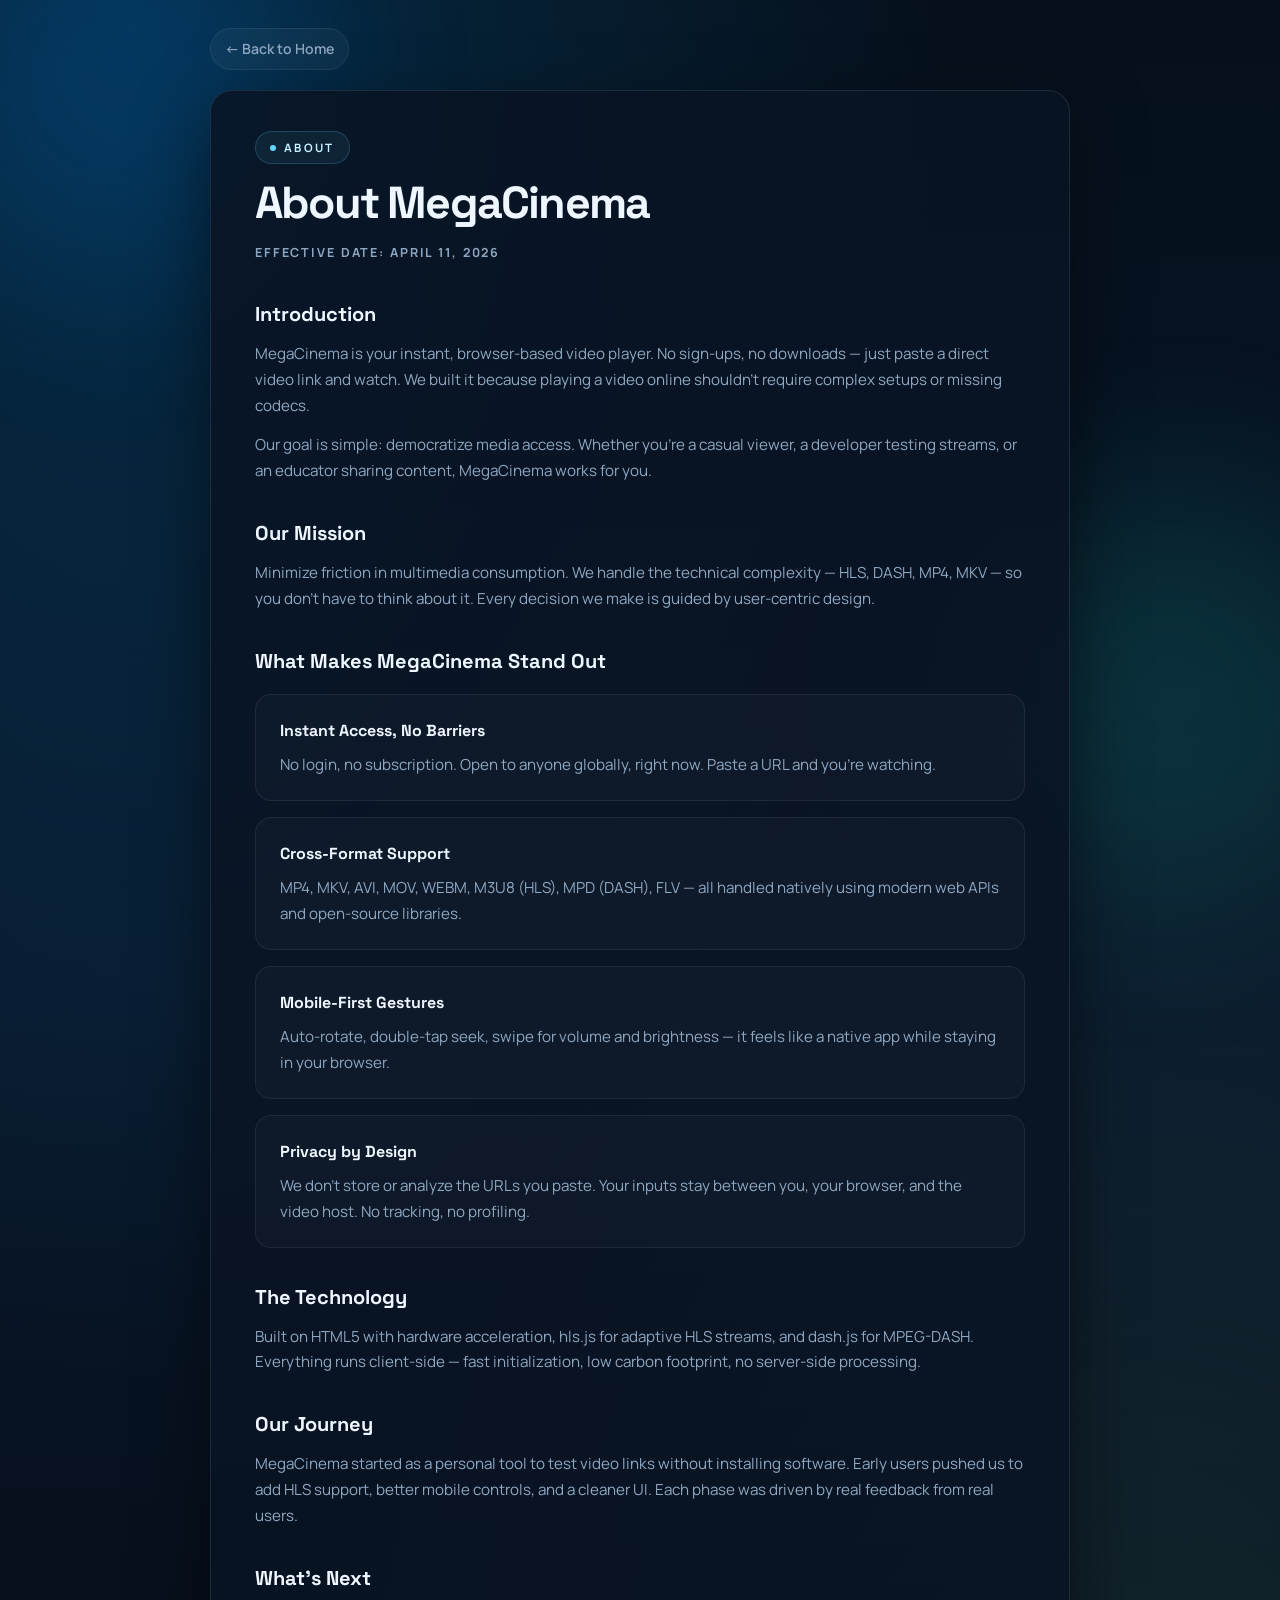
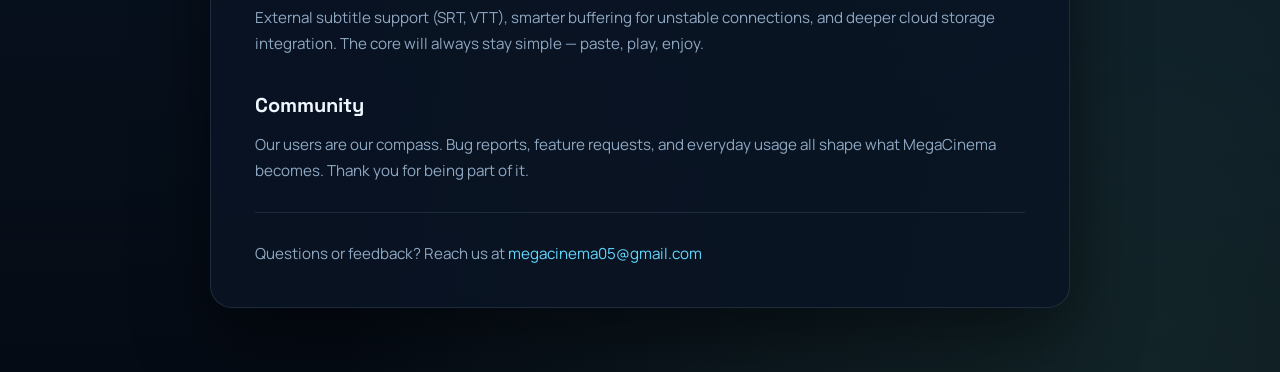
<file: about.html>
<!DOCTYPE html>
<html lang="en">
<head>
  <meta charset="UTF-8">
  <meta name="viewport" content="width=device-width, initial-scale=1.0">
  <title>About - MegaCinema</title>
  <link rel="preconnect" href="https://fonts.googleapis.com">
  <link rel="preconnect" href="https://fonts.gstatic.com" crossorigin>
  <link href="https://fonts.googleapis.com/css2?family=Space+Grotesk:wght@700&family=Manrope:wght@400;600;700&display=swap" rel="stylesheet">
  <link rel="stylesheet" href="pages.css">
</head>
<body>
  <div class="page-wrap">
    <a href="index.html" class="back-link">← Back to Home</a>

    <section class="page-section">
      <div class="eyebrow">About</div>
      <h1>About MegaCinema</h1>
      <span class="date-tag">Effective Date: April 11, 2026</span>

      <h2>Introduction</h2>
      <p>MegaCinema is your instant, browser-based video player. No sign-ups, no downloads — just paste a direct video link and watch. We built it because playing a video online shouldn't require complex setups or missing codecs.</p>
      <p>Our goal is simple: democratize media access. Whether you're a casual viewer, a developer testing streams, or an educator sharing content, MegaCinema works for you.</p>

      <h2>Our Mission</h2>
      <p>Minimize friction in multimedia consumption. We handle the technical complexity — HLS, DASH, MP4, MKV — so you don't have to think about it. Every decision we make is guided by user-centric design.</p>

      <h2>What Makes MegaCinema Stand Out</h2>

      <div class="block">
        <h3>Instant Access, No Barriers</h3>
        <p>No login, no subscription. Open to anyone globally, right now. Paste a URL and you're watching.</p>
      </div>

      <div class="block">
        <h3>Cross-Format Support</h3>
        <p>MP4, MKV, AVI, MOV, WEBM, M3U8 (HLS), MPD (DASH), FLV — all handled natively using modern web APIs and open-source libraries.</p>
      </div>

      <div class="block">
        <h3>Mobile-First Gestures</h3>
        <p>Auto-rotate, double-tap seek, swipe for volume and brightness — it feels like a native app while staying in your browser.</p>
      </div>

      <div class="block">
        <h3>Privacy by Design</h3>
        <p>We don't store or analyze the URLs you paste. Your inputs stay between you, your browser, and the video host. No tracking, no profiling.</p>
      </div>

      <h2>The Technology</h2>
      <p>Built on HTML5 with hardware acceleration, hls.js for adaptive HLS streams, and dash.js for MPEG-DASH. Everything runs client-side — fast initialization, low carbon footprint, no server-side processing.</p>

      <h2>Our Journey</h2>
      <p>MegaCinema started as a personal tool to test video links without installing software. Early users pushed us to add HLS support, better mobile controls, and a cleaner UI. Each phase was driven by real feedback from real users.</p>

      <h2>What's Next</h2>
      <p>External subtitle support (SRT, VTT), smarter buffering for unstable connections, and deeper cloud storage integration. The core will always stay simple — paste, play, enjoy.</p>

      <h2>Community</h2>
      <p>Our users are our compass. Bug reports, feature requests, and everyday usage all shape what MegaCinema becomes. Thank you for being part of it.</p>

      <hr>
      <p>Questions or feedback? Reach us at <a href="mailto:megacinema05@gmail.com">megacinema05@gmail.com</a></p>
    </section>
  </div>
</body>
</html>
</file>
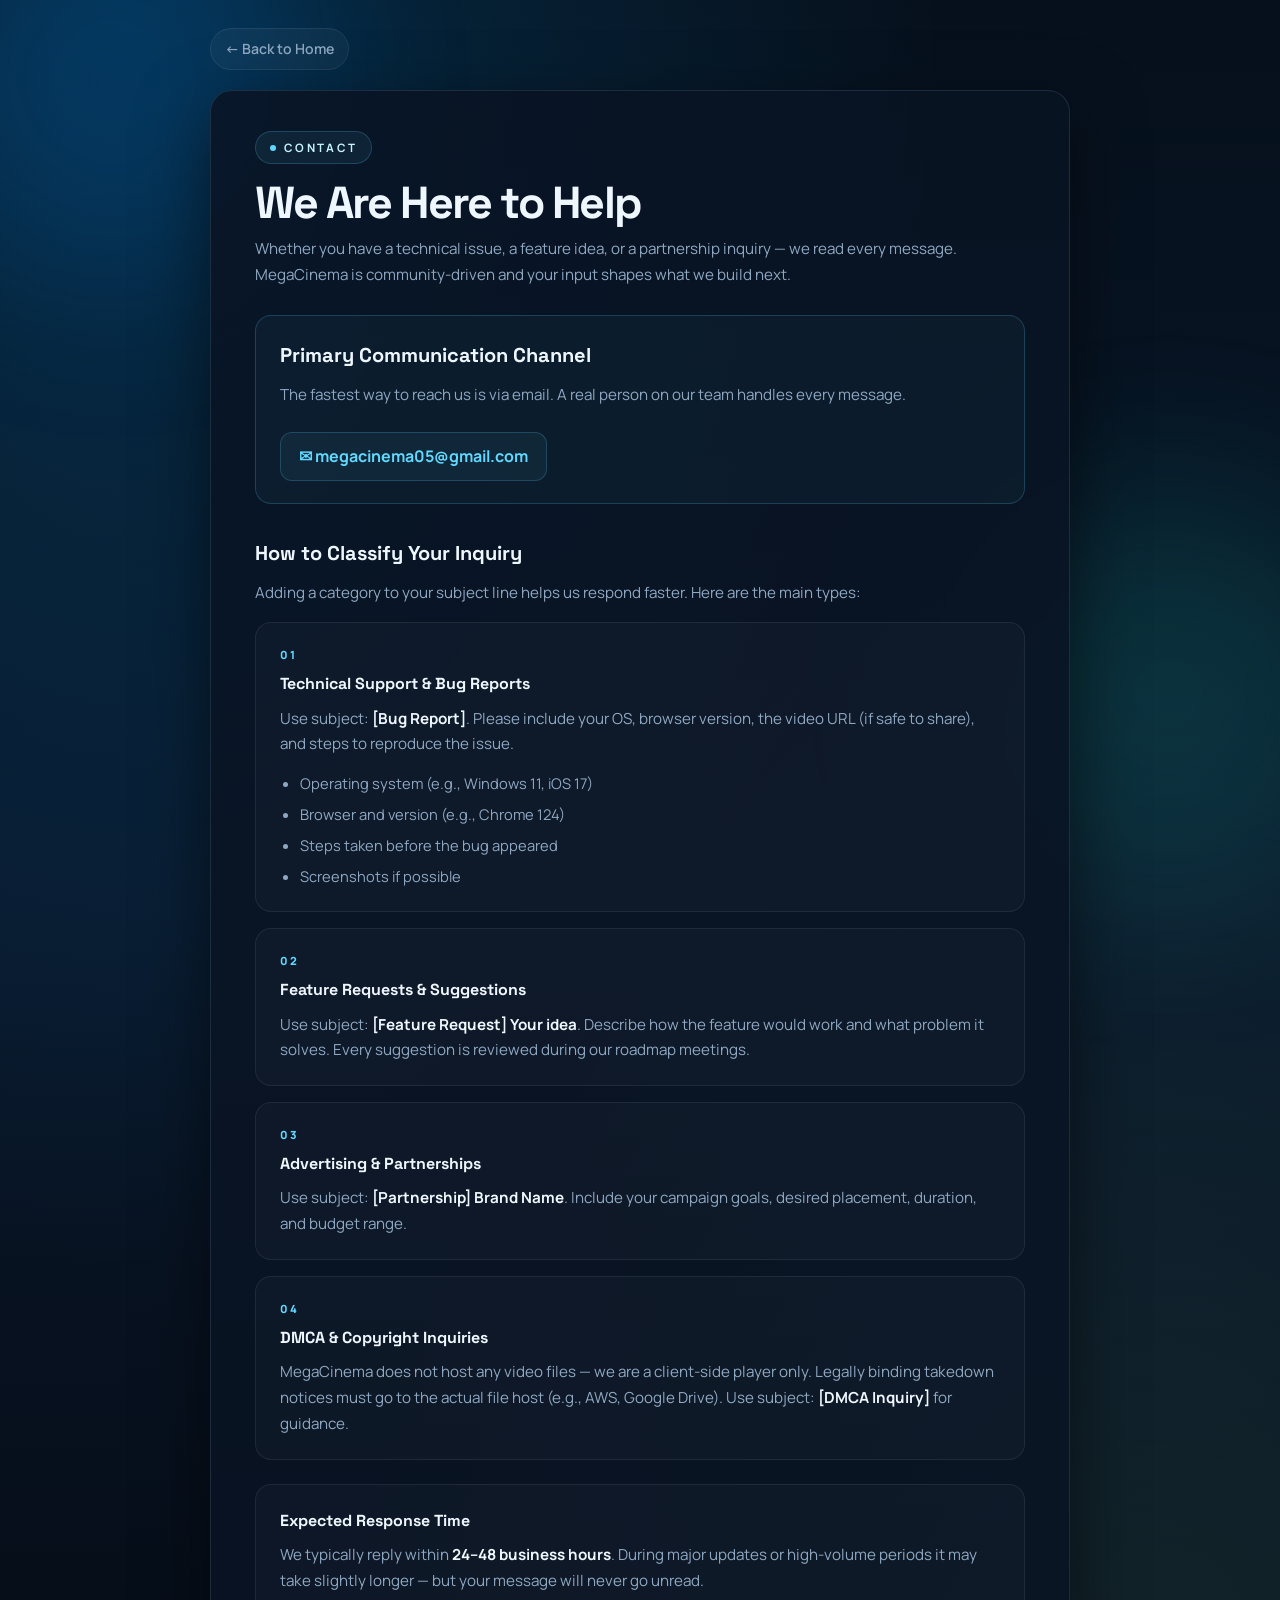
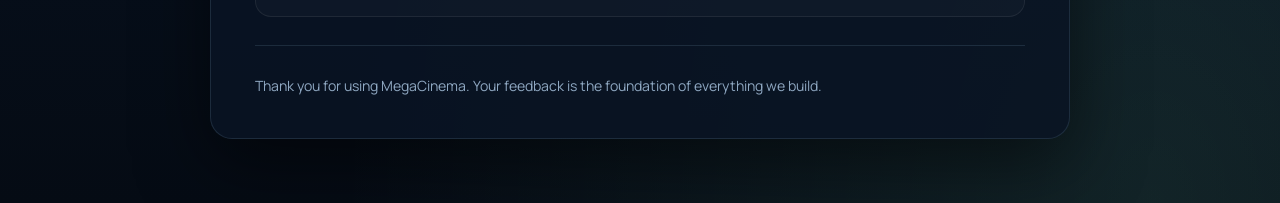
<file: contact.html>
<!DOCTYPE html>
<html lang="en">
<head>
  <meta charset="UTF-8">
  <meta name="viewport" content="width=device-width, initial-scale=1.0">
  <title>Contact Us - MegaCinema</title>
  <link rel="preconnect" href="https://fonts.googleapis.com">
  <link rel="preconnect" href="https://fonts.gstatic.com" crossorigin>
  <link href="https://fonts.googleapis.com/css2?family=Space+Grotesk:wght@700&family=Manrope:wght@400;600;700&display=swap" rel="stylesheet">
  <link rel="stylesheet" href="pages.css">
</head>
<body>
  <div class="page-wrap">
    <a href="index.html" class="back-link">← Back to Home</a>

    <section class="page-section">
      <div class="eyebrow">Contact</div>
      <h1>We Are Here to Help</h1>
      <p>Whether you have a technical issue, a feature idea, or a partnership inquiry — we read every message. MegaCinema is community-driven and your input shapes what we build next.</p>

      <div class="block block-accent" style="margin-top:28px">
        <h2 style="margin-top:0">Primary Communication Channel</h2>
        <p>The fastest way to reach us is via email. A real person on our team handles every message.</p>
        <a href="mailto:megacinema05@gmail.com" class="email-link">✉ megacinema05@gmail.com</a>
      </div>

      <h2>How to Classify Your Inquiry</h2>
      <p>Adding a category to your subject line helps us respond faster. Here are the main types:</p>

      <div class="block">
        <div class="block-num">01</div>
        <h3>Technical Support & Bug Reports</h3>
        <p>Use subject: <strong style="color:var(--text)">[Bug Report]</strong>. Please include your OS, browser version, the video URL (if safe to share), and steps to reproduce the issue.</p>
        <ul>
          <li>Operating system (e.g., Windows 11, iOS 17)</li>
          <li>Browser and version (e.g., Chrome 124)</li>
          <li>Steps taken before the bug appeared</li>
          <li>Screenshots if possible</li>
        </ul>
      </div>

      <div class="block">
        <div class="block-num">02</div>
        <h3>Feature Requests & Suggestions</h3>
        <p>Use subject: <strong style="color:var(--text)">[Feature Request] Your idea</strong>. Describe how the feature would work and what problem it solves. Every suggestion is reviewed during our roadmap meetings.</p>
      </div>

      <div class="block">
        <div class="block-num">03</div>
        <h3>Advertising & Partnerships</h3>
        <p>Use subject: <strong style="color:var(--text)">[Partnership] Brand Name</strong>. Include your campaign goals, desired placement, duration, and budget range.</p>
      </div>

      <div class="block">
        <div class="block-num">04</div>
        <h3>DMCA & Copyright Inquiries</h3>
        <p>MegaCinema does not host any video files — we are a client-side player only. Legally binding takedown notices must go to the actual file host (e.g., AWS, Google Drive). Use subject: <strong style="color:var(--text)">[DMCA Inquiry]</strong> for guidance.</p>
      </div>

      <div class="block" style="margin-top:24px">
        <h3>Expected Response Time</h3>
        <p>We typically reply within <strong style="color:var(--text)">24–48 business hours</strong>. During major updates or high-volume periods it may take slightly longer — but your message will never go unread.</p>
      </div>

      <hr>
      <p style="font-size:0.88rem">Thank you for using MegaCinema. Your feedback is the foundation of everything we build.</p>
    </section>
  </div>
</body>
</html>
</file>
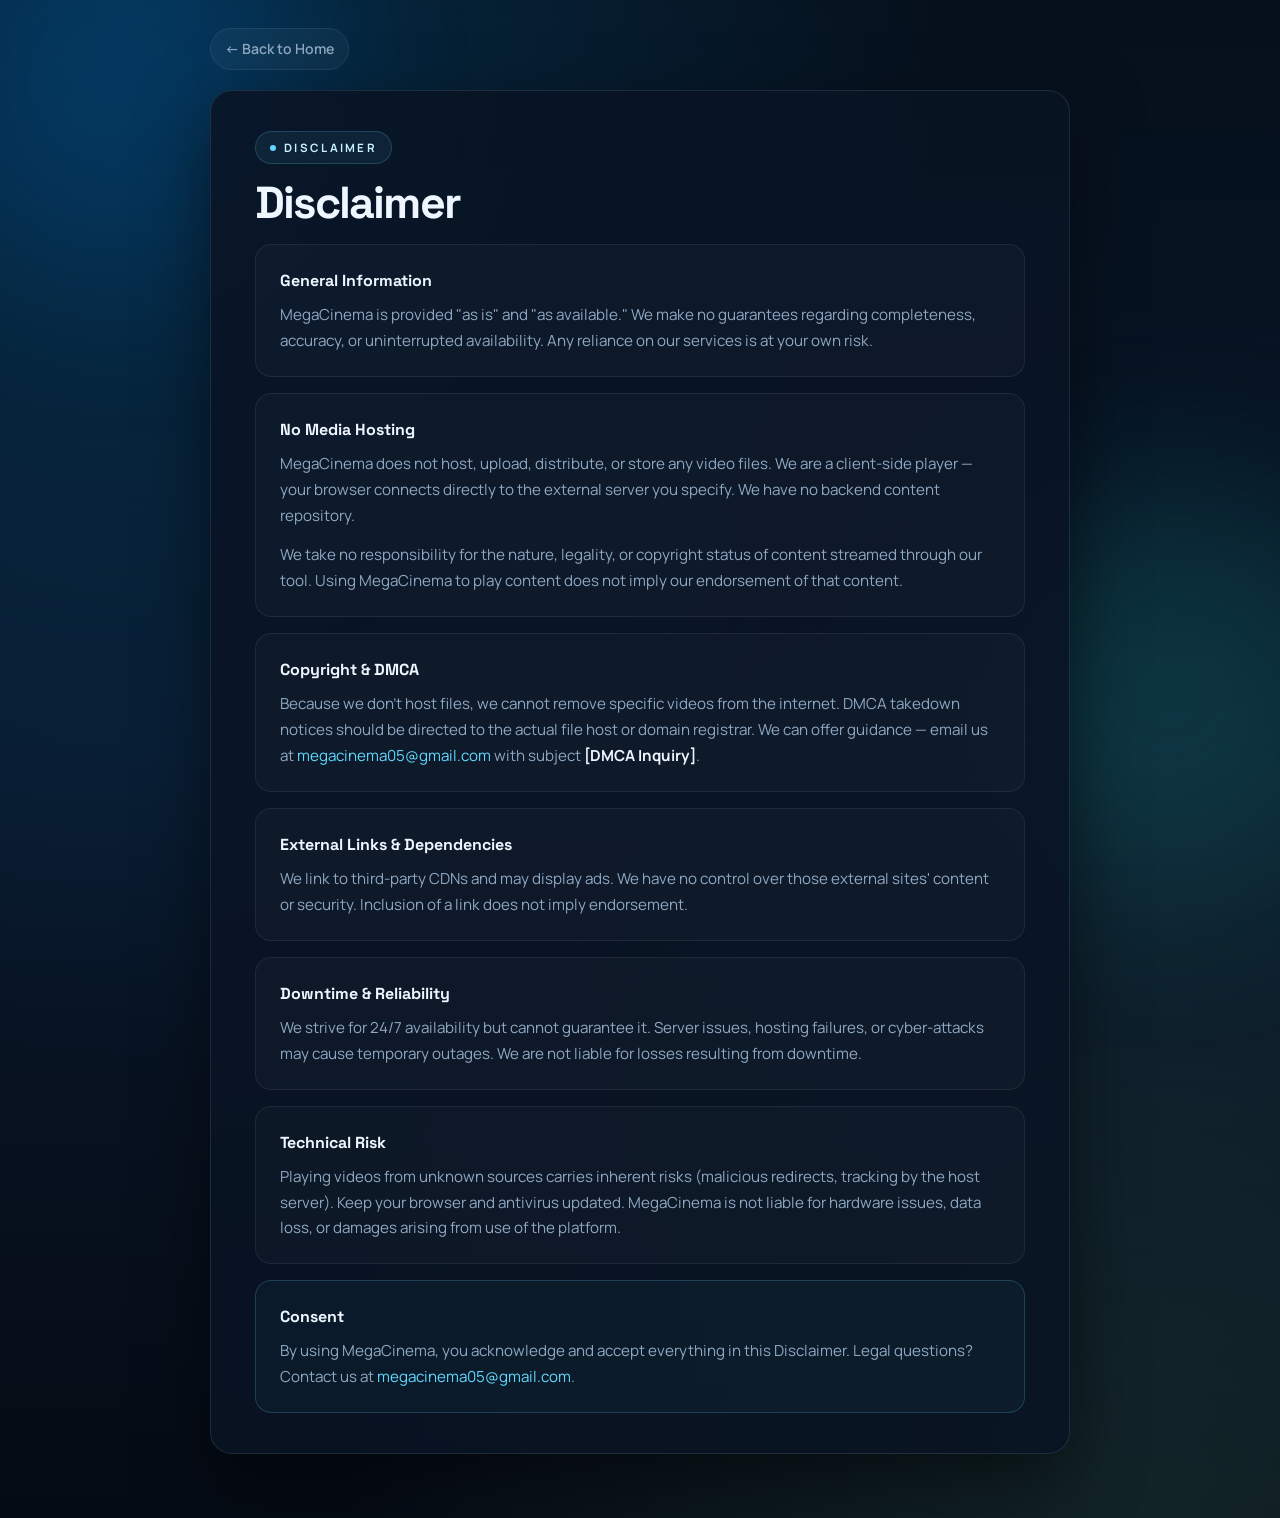
<file: disclaimer.html>
<!DOCTYPE html>
<html lang="en">
<head>
  <meta charset="UTF-8">
  <meta name="viewport" content="width=device-width, initial-scale=1.0">
  <title>Disclaimer - MegaCinema</title>
  <link rel="preconnect" href="https://fonts.googleapis.com">
  <link rel="preconnect" href="https://fonts.gstatic.com" crossorigin>
  <link href="https://fonts.googleapis.com/css2?family=Space+Grotesk:wght@700&family=Manrope:wght@400;600;700&display=swap" rel="stylesheet">
  <link rel="stylesheet" href="pages.css">
</head>
<body>
  <div class="page-wrap">
    <a href="index.html" class="back-link">← Back to Home</a>

    <section class="page-section">
      <div class="eyebrow">Disclaimer</div>
      <h1>Disclaimer</h1>

      <div class="block">
        <h3>General Information</h3>
        <p>MegaCinema is provided "as is" and "as available." We make no guarantees regarding completeness, accuracy, or uninterrupted availability. Any reliance on our services is at your own risk.</p>
      </div>

      <div class="block">
        <h3>No Media Hosting</h3>
        <p>MegaCinema does not host, upload, distribute, or store any video files. We are a client-side player — your browser connects directly to the external server you specify. We have no backend content repository.</p>
        <p>We take no responsibility for the nature, legality, or copyright status of content streamed through our tool. Using MegaCinema to play content does not imply our endorsement of that content.</p>
      </div>

      <div class="block">
        <h3>Copyright & DMCA</h3>
        <p>Because we don't host files, we cannot remove specific videos from the internet. DMCA takedown notices should be directed to the actual file host or domain registrar. We can offer guidance — email us at <a href="mailto:megacinema05@gmail.com">megacinema05@gmail.com</a> with subject <strong style="color:var(--text)">[DMCA Inquiry]</strong>.</p>
      </div>

      <div class="block">
        <h3>External Links & Dependencies</h3>
        <p>We link to third-party CDNs and may display ads. We have no control over those external sites' content or security. Inclusion of a link does not imply endorsement.</p>
      </div>

      <div class="block">
        <h3>Downtime & Reliability</h3>
        <p>We strive for 24/7 availability but cannot guarantee it. Server issues, hosting failures, or cyber-attacks may cause temporary outages. We are not liable for losses resulting from downtime.</p>
      </div>

      <div class="block">
        <h3>Technical Risk</h3>
        <p>Playing videos from unknown sources carries inherent risks (malicious redirects, tracking by the host server). Keep your browser and antivirus updated. MegaCinema is not liable for hardware issues, data loss, or damages arising from use of the platform.</p>
      </div>

      <div class="block block-accent">
        <h3>Consent</h3>
        <p>By using MegaCinema, you acknowledge and accept everything in this Disclaimer. Legal questions? Contact us at <a href="mailto:megacinema05@gmail.com">megacinema05@gmail.com</a>.</p>
      </div>
    </section>
  </div>
</body>
</html>
</file>
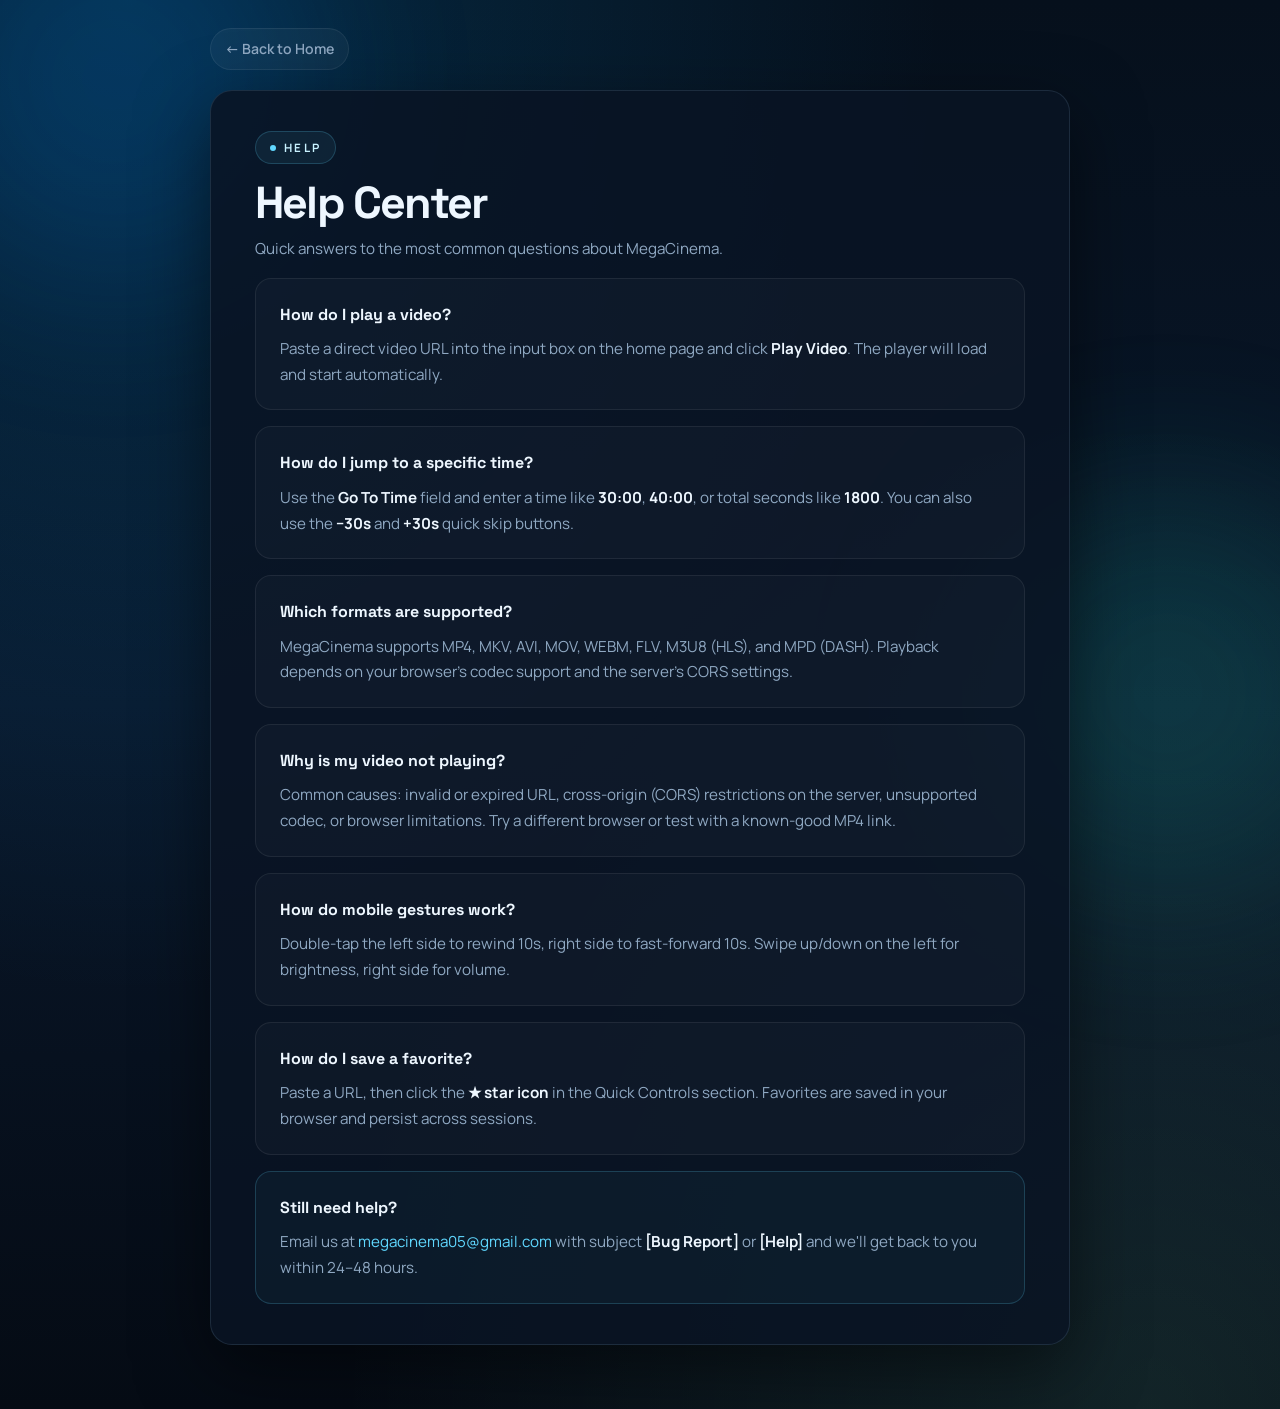
<file: help.html>
<!DOCTYPE html>
<html lang="en">
<head>
  <meta charset="UTF-8">
  <meta name="viewport" content="width=device-width, initial-scale=1.0">
  <title>Help - MegaCinema</title>
  <link rel="preconnect" href="https://fonts.googleapis.com">
  <link rel="preconnect" href="https://fonts.gstatic.com" crossorigin>
  <link href="https://fonts.googleapis.com/css2?family=Space+Grotesk:wght@700&family=Manrope:wght@400;600;700&display=swap" rel="stylesheet">
  <link rel="stylesheet" href="pages.css">
</head>
<body>
  <div class="page-wrap">
    <a href="index.html" class="back-link">← Back to Home</a>

    <section class="page-section">
      <div class="eyebrow">Help</div>
      <h1>Help Center</h1>
      <p>Quick answers to the most common questions about MegaCinema.</p>

      <div class="block">
        <h3>How do I play a video?</h3>
        <p>Paste a direct video URL into the input box on the home page and click <strong style="color:var(--text)">Play Video</strong>. The player will load and start automatically.</p>
      </div>

      <div class="block">
        <h3>How do I jump to a specific time?</h3>
        <p>Use the <strong style="color:var(--text)">Go To Time</strong> field and enter a time like <strong style="color:var(--text)">30:00</strong>, <strong style="color:var(--text)">40:00</strong>, or total seconds like <strong style="color:var(--text)">1800</strong>. You can also use the <strong style="color:var(--text)">−30s</strong> and <strong style="color:var(--text)">+30s</strong> quick skip buttons.</p>
      </div>

      <div class="block">
        <h3>Which formats are supported?</h3>
        <p>MegaCinema supports MP4, MKV, AVI, MOV, WEBM, FLV, M3U8 (HLS), and MPD (DASH). Playback depends on your browser's codec support and the server's CORS settings.</p>
      </div>

      <div class="block">
        <h3>Why is my video not playing?</h3>
        <p>Common causes: invalid or expired URL, cross-origin (CORS) restrictions on the server, unsupported codec, or browser limitations. Try a different browser or test with a known-good MP4 link.</p>
      </div>

      <div class="block">
        <h3>How do mobile gestures work?</h3>
        <p>Double-tap the left side to rewind 10s, right side to fast-forward 10s. Swipe up/down on the left for brightness, right side for volume.</p>
      </div>

      <div class="block">
        <h3>How do I save a favorite?</h3>
        <p>Paste a URL, then click the <strong style="color:var(--text)">★ star icon</strong> in the Quick Controls section. Favorites are saved in your browser and persist across sessions.</p>
      </div>

      <div class="block block-accent">
        <h3>Still need help?</h3>
        <p>Email us at <a href="mailto:megacinema05@gmail.com">megacinema05@gmail.com</a> with subject <strong style="color:var(--text)">[Bug Report]</strong> or <strong style="color:var(--text)">[Help]</strong> and we'll get back to you within 24–48 hours.</p>
      </div>
    </section>
  </div>
</body>
</html>
</file>
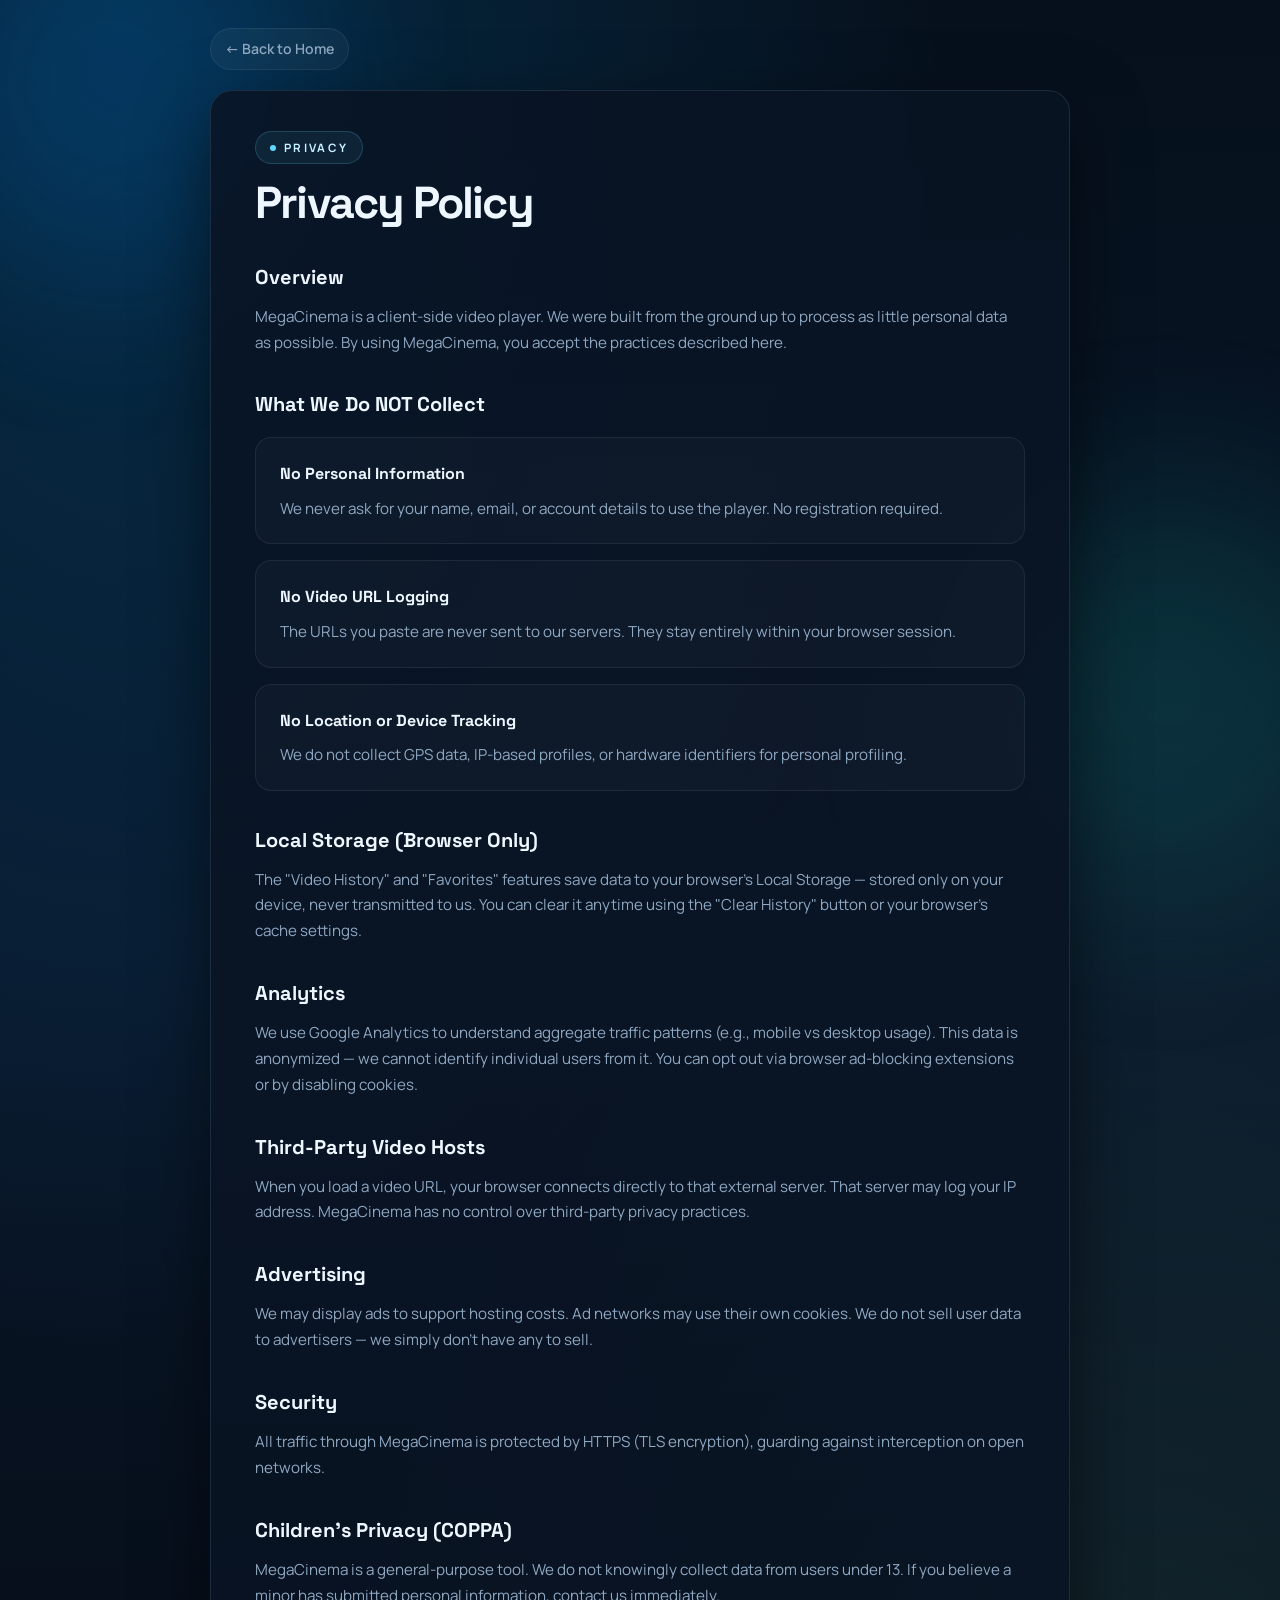
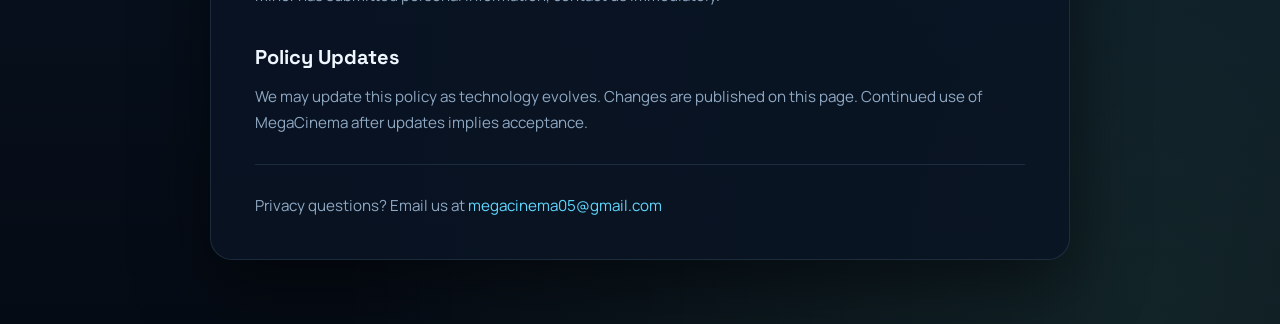
<file: privacy.html>
<!DOCTYPE html>
<html lang="en">
<head>
  <meta charset="UTF-8">
  <meta name="viewport" content="width=device-width, initial-scale=1.0">
  <title>Privacy Policy - MegaCinema</title>
  <link rel="preconnect" href="https://fonts.googleapis.com">
  <link rel="preconnect" href="https://fonts.gstatic.com" crossorigin>
  <link href="https://fonts.googleapis.com/css2?family=Space+Grotesk:wght@700&family=Manrope:wght@400;600;700&display=swap" rel="stylesheet">
  <link rel="stylesheet" href="pages.css">
</head>
<body>
  <div class="page-wrap">
    <a href="index.html" class="back-link">← Back to Home</a>

    <section class="page-section">
      <div class="eyebrow">Privacy</div>
      <h1>Privacy Policy</h1>

      <h2>Overview</h2>
      <p>MegaCinema is a client-side video player. We were built from the ground up to process as little personal data as possible. By using MegaCinema, you accept the practices described here.</p>

      <h2>What We Do NOT Collect</h2>

      <div class="block">
        <h3>No Personal Information</h3>
        <p>We never ask for your name, email, or account details to use the player. No registration required.</p>
      </div>

      <div class="block">
        <h3>No Video URL Logging</h3>
        <p>The URLs you paste are never sent to our servers. They stay entirely within your browser session.</p>
      </div>

      <div class="block">
        <h3>No Location or Device Tracking</h3>
        <p>We do not collect GPS data, IP-based profiles, or hardware identifiers for personal profiling.</p>
      </div>

      <h2>Local Storage (Browser Only)</h2>
      <p>The "Video History" and "Favorites" features save data to your browser's Local Storage — stored only on your device, never transmitted to us. You can clear it anytime using the "Clear History" button or your browser's cache settings.</p>

      <h2>Analytics</h2>
      <p>We use Google Analytics to understand aggregate traffic patterns (e.g., mobile vs desktop usage). This data is anonymized — we cannot identify individual users from it. You can opt out via browser ad-blocking extensions or by disabling cookies.</p>

      <h2>Third-Party Video Hosts</h2>
      <p>When you load a video URL, your browser connects directly to that external server. That server may log your IP address. MegaCinema has no control over third-party privacy practices.</p>

      <h2>Advertising</h2>
      <p>We may display ads to support hosting costs. Ad networks may use their own cookies. We do not sell user data to advertisers — we simply don't have any to sell.</p>

      <h2>Security</h2>
      <p>All traffic through MegaCinema is protected by HTTPS (TLS encryption), guarding against interception on open networks.</p>

      <h2>Children's Privacy (COPPA)</h2>
      <p>MegaCinema is a general-purpose tool. We do not knowingly collect data from users under 13. If you believe a minor has submitted personal information, contact us immediately.</p>

      <h2>Policy Updates</h2>
      <p>We may update this policy as technology evolves. Changes are published on this page. Continued use of MegaCinema after updates implies acceptance.</p>

      <hr>
      <p>Privacy questions? Email us at <a href="mailto:megacinema05@gmail.com">megacinema05@gmail.com</a></p>
    </section>
  </div>
</body>
</html>
</file>
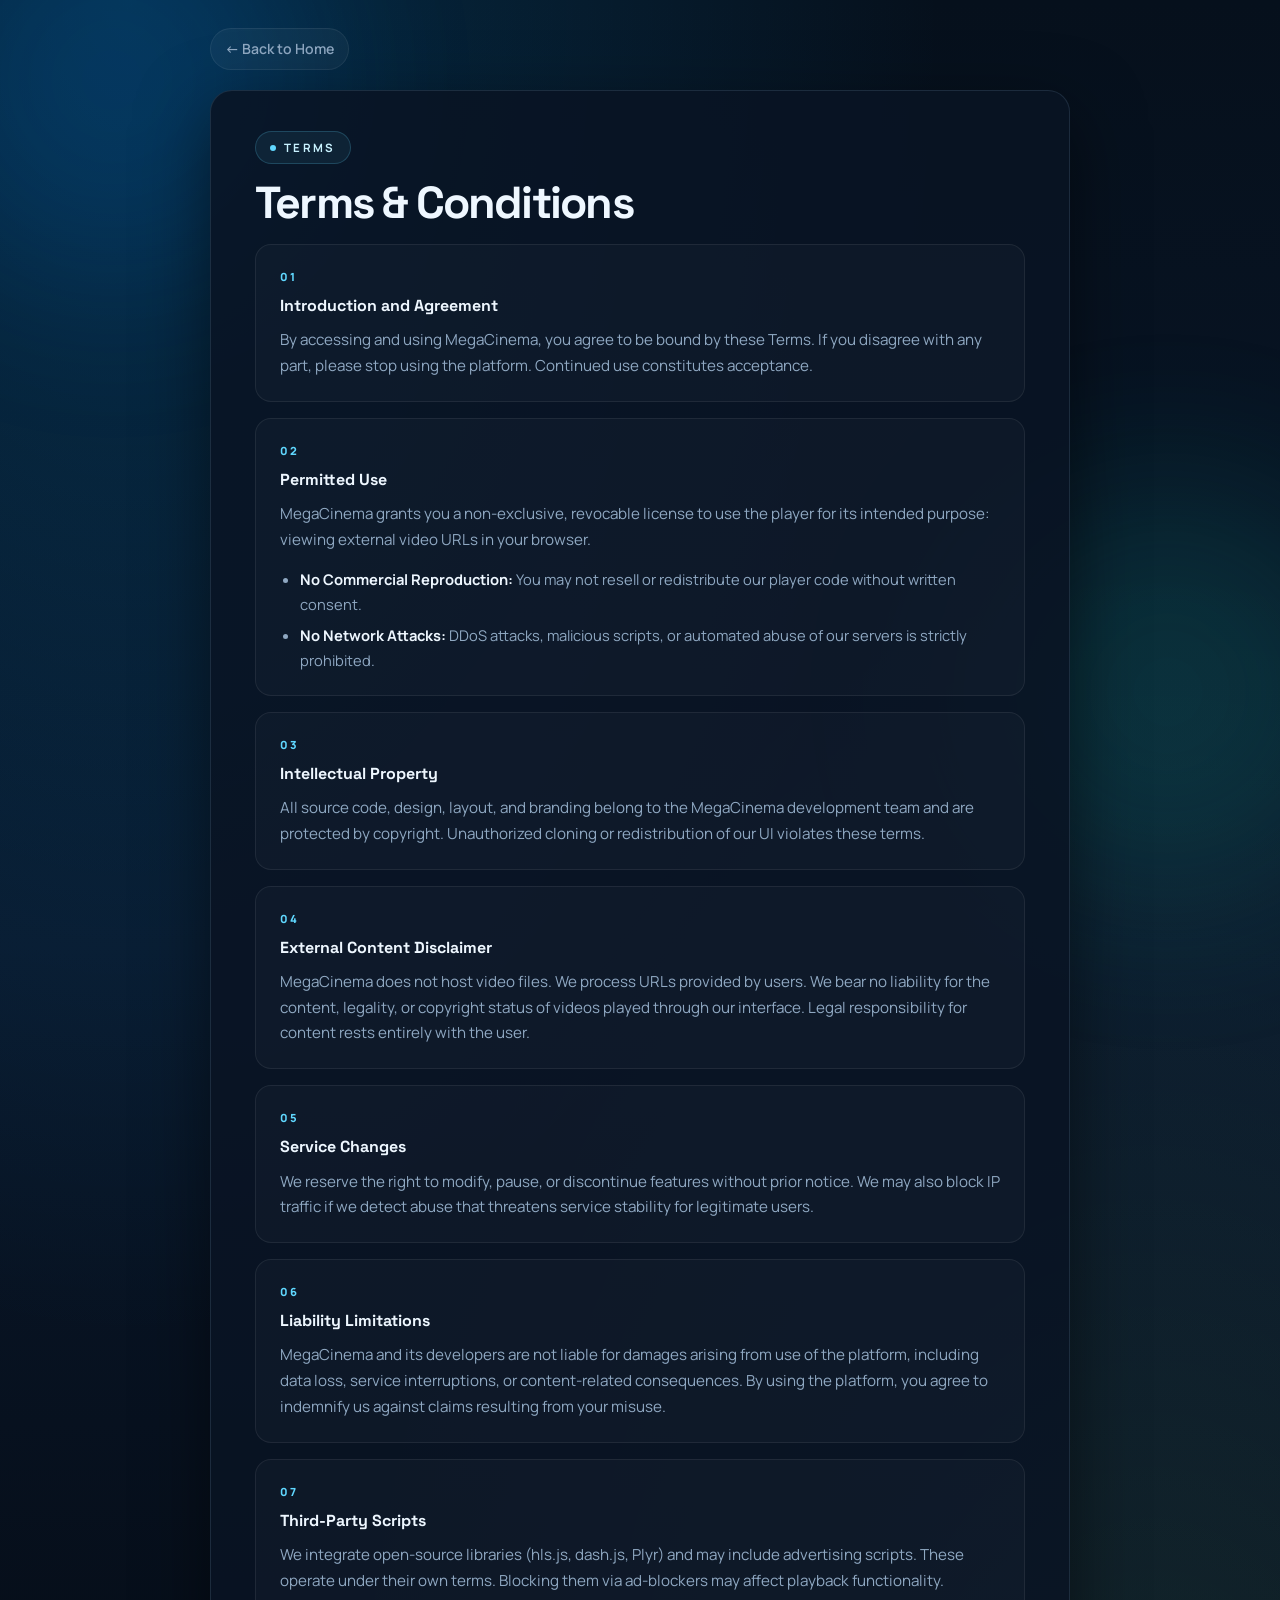
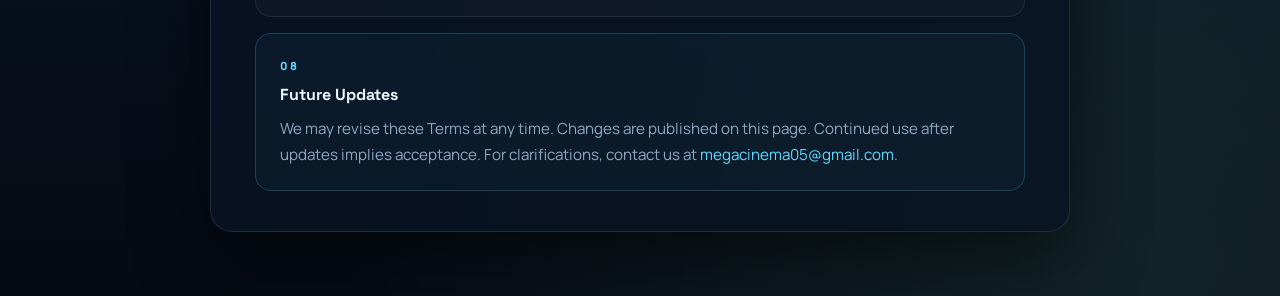
<file: terms.html>
<!DOCTYPE html>
<html lang="en">
<head>
  <meta charset="UTF-8">
  <meta name="viewport" content="width=device-width, initial-scale=1.0">
  <title>Terms & Conditions - MegaCinema</title>
  <link rel="preconnect" href="https://fonts.googleapis.com">
  <link rel="preconnect" href="https://fonts.gstatic.com" crossorigin>
  <link href="https://fonts.googleapis.com/css2?family=Space+Grotesk:wght@700&family=Manrope:wght@400;600;700&display=swap" rel="stylesheet">
  <link rel="stylesheet" href="pages.css">
</head>
<body>
  <div class="page-wrap">
    <a href="index.html" class="back-link">← Back to Home</a>

    <section class="page-section">
      <div class="eyebrow">Terms</div>
      <h1>Terms &amp; Conditions</h1>

      <div class="block">
        <div class="block-num">01</div>
        <h3>Introduction and Agreement</h3>
        <p>By accessing and using MegaCinema, you agree to be bound by these Terms. If you disagree with any part, please stop using the platform. Continued use constitutes acceptance.</p>
      </div>

      <div class="block">
        <div class="block-num">02</div>
        <h3>Permitted Use</h3>
        <p>MegaCinema grants you a non-exclusive, revocable license to use the player for its intended purpose: viewing external video URLs in your browser.</p>
        <ul>
          <li><strong style="color:var(--text)">No Commercial Reproduction:</strong> You may not resell or redistribute our player code without written consent.</li>
          <li><strong style="color:var(--text)">No Network Attacks:</strong> DDoS attacks, malicious scripts, or automated abuse of our servers is strictly prohibited.</li>
        </ul>
      </div>

      <div class="block">
        <div class="block-num">03</div>
        <h3>Intellectual Property</h3>
        <p>All source code, design, layout, and branding belong to the MegaCinema development team and are protected by copyright. Unauthorized cloning or redistribution of our UI violates these terms.</p>
      </div>

      <div class="block">
        <div class="block-num">04</div>
        <h3>External Content Disclaimer</h3>
        <p>MegaCinema does not host video files. We process URLs provided by users. We bear no liability for the content, legality, or copyright status of videos played through our interface. Legal responsibility for content rests entirely with the user.</p>
      </div>

      <div class="block">
        <div class="block-num">05</div>
        <h3>Service Changes</h3>
        <p>We reserve the right to modify, pause, or discontinue features without prior notice. We may also block IP traffic if we detect abuse that threatens service stability for legitimate users.</p>
      </div>

      <div class="block">
        <div class="block-num">06</div>
        <h3>Liability Limitations</h3>
        <p>MegaCinema and its developers are not liable for damages arising from use of the platform, including data loss, service interruptions, or content-related consequences. By using the platform, you agree to indemnify us against claims resulting from your misuse.</p>
      </div>

      <div class="block">
        <div class="block-num">07</div>
        <h3>Third-Party Scripts</h3>
        <p>We integrate open-source libraries (hls.js, dash.js, Plyr) and may include advertising scripts. These operate under their own terms. Blocking them via ad-blockers may affect playback functionality.</p>
      </div>

      <div class="block block-accent">
        <div class="block-num">08</div>
        <h3>Future Updates</h3>
        <p>We may revise these Terms at any time. Changes are published on this page. Continued use after updates implies acceptance. For clarifications, contact us at <a href="mailto:megacinema05@gmail.com">megacinema05@gmail.com</a>.</p>
      </div>
    </section>
  </div>
</body>
</html>
</file>
<file: pages.css>
/* ===== SHARED PAGE STYLES ===== */
:root {
  --bg: #07111e;
  --panel: rgba(10, 20, 36, 0.88);
  --line: rgba(173, 216, 255, 0.12);
  --text: #eef7ff;
  --muted: #8fa8c2;
  --cyan: #60d8ff;
  --mint: #88ffd2;
  --warn: #ffd26c;
  --danger: #ff8484;
  --shadow: 0 24px 70px rgba(0, 0, 0, 0.5);
  --radius: 22px;
  --t: 0.25s cubic-bezier(0.4, 0, 0.2, 1);
}

*, *::before, *::after { box-sizing: border-box; margin: 0; padding: 0; }
html { scroll-behavior: smooth; }

body {
  color: var(--text);
  font-family: "Manrope", sans-serif;
  background:
    radial-gradient(ellipse at 10% 0%, rgba(0, 168, 255, 0.18) 0%, transparent 50%),
    radial-gradient(ellipse at 90% 100%, rgba(136, 255, 210, 0.1) 0%, transparent 50%),
    linear-gradient(180deg, #06101c 0%, #09172a 50%, #050b14 100%);
  min-height: 100vh;
  overflow-x: hidden;
  line-height: 1.7;
}

/* Ambient blobs */
body::before, body::after {
  content: "";
  position: fixed;
  width: 26rem;
  height: 26rem;
  border-radius: 50%;
  filter: blur(90px);
  opacity: 0.15;
  pointer-events: none;
  z-index: 0;
  animation: blob 14s ease-in-out infinite;
}
body::before { top: -8rem; left: -6rem; background: #0088ff; }
body::after  { right: -6rem; bottom: 0; background: #16c9b4; animation-delay: -6s; }

@keyframes blob {
  0%, 100% { transform: translate(0, 0) scale(1); }
  50%       { transform: translate(10px, 18px) scale(1.06); }
}

@keyframes fade-up {
  from { opacity: 0; transform: translateY(24px); }
  to   { opacity: 1; transform: translateY(0); }
}

/* ===== LAYOUT ===== */
.page-wrap {
  position: relative;
  z-index: 1;
  width: min(860px, calc(100% - 28px));
  margin: auto;
  padding: 28px 0 64px;
  animation: fade-up 0.5s ease both;
}

/* ===== BACK LINK ===== */
.back-link {
  display: inline-flex;
  align-items: center;
  gap: 7px;
  color: var(--muted);
  text-decoration: none;
  font-size: 0.88rem;
  font-weight: 600;
  padding: 8px 14px;
  border-radius: 999px;
  border: 1px solid rgba(255, 255, 255, 0.07);
  background: rgba(255, 255, 255, 0.04);
  transition: color var(--t), background var(--t), transform var(--t);
  margin-bottom: 20px;
}
.back-link:hover {
  color: var(--text);
  background: rgba(255, 255, 255, 0.08);
  transform: translateX(-3px);
}

/* ===== MAIN SECTION ===== */
.page-section {
  background: var(--panel);
  border: 1px solid var(--line);
  backdrop-filter: blur(20px);
  -webkit-backdrop-filter: blur(20px);
  box-shadow: var(--shadow);
  border-radius: var(--radius);
  padding: 40px 44px;
}

/* ===== EYEBROW ===== */
.eyebrow {
  display: inline-flex;
  align-items: center;
  gap: 8px;
  padding: 6px 14px;
  border-radius: 999px;
  border: 1px solid rgba(96, 216, 255, 0.2);
  background: rgba(96, 216, 255, 0.07);
  color: #c8f2ff;
  font-size: 0.72rem;
  font-weight: 700;
  letter-spacing: 0.2em;
  text-transform: uppercase;
  margin-bottom: 14px;
}
.eyebrow::before {
  content: "";
  width: 6px;
  height: 6px;
  border-radius: 50%;
  background: var(--cyan);
  animation: pulse 2.5s ease infinite;
}
@keyframes pulse {
  0%, 100% { opacity: 1; transform: scale(1); }
  50%       { opacity: 0.4; transform: scale(0.7); }
}

/* ===== HEADINGS ===== */
h1 {
  font-family: "Space Grotesk", sans-serif;
  font-size: clamp(2rem, 4vw, 2.8rem);
  font-weight: 700;
  letter-spacing: -0.04em;
  line-height: 1.1;
  margin-bottom: 8px;
}
h2 {
  font-family: "Space Grotesk", sans-serif;
  font-size: 1.25rem;
  font-weight: 700;
  color: var(--text);
  margin: 32px 0 10px;
}
h3 {
  font-family: "Space Grotesk", sans-serif;
  font-size: 1rem;
  font-weight: 700;
  color: var(--text);
  margin-bottom: 8px;
}

/* ===== BODY TEXT ===== */
p { color: var(--muted); margin-bottom: 14px; font-size: 0.95rem; }
p:last-child { margin-bottom: 0; }

ul {
  color: var(--muted);
  padding-left: 20px;
  font-size: 0.92rem;
  display: grid;
  gap: 6px;
  margin-top: 10px;
}

/* ===== CONTENT BLOCKS ===== */
.block {
  padding: 22px 24px;
  border-radius: 16px;
  background: rgba(255, 255, 255, 0.025);
  border: 1px solid rgba(255, 255, 255, 0.07);
  margin-top: 16px;
  transition: border-color var(--t), transform var(--t);
}
.block:hover {
  border-color: rgba(96, 216, 255, 0.15);
  transform: translateY(-2px);
}
.block-accent {
  border-color: rgba(96, 216, 255, 0.2);
  background: rgba(96, 216, 255, 0.04);
}
.block-num {
  font-size: 0.7rem;
  font-weight: 800;
  letter-spacing: 0.2em;
  text-transform: uppercase;
  color: var(--cyan);
  margin-bottom: 6px;
}

/* ===== EMAIL LINK ===== */
.email-link {
  display: inline-flex;
  align-items: center;
  gap: 8px;
  margin-top: 10px;
  font-size: 1rem;
  font-weight: 700;
  color: var(--cyan);
  text-decoration: none;
  padding: 10px 18px;
  border-radius: 12px;
  border: 1px solid rgba(96, 216, 255, 0.2);
  background: rgba(96, 216, 255, 0.06);
  transition: background var(--t), transform var(--t), border-color var(--t);
}
.email-link:hover {
  background: rgba(96, 216, 255, 0.12);
  border-color: rgba(96, 216, 255, 0.4);
  transform: translateY(-2px);
}

a { color: var(--cyan); text-decoration: none; transition: color var(--t); }
a:hover { color: #9fe8ff; }

/* ===== DATE TAG ===== */
.date-tag {
  display: inline-block;
  font-size: 0.78rem;
  font-weight: 700;
  letter-spacing: 0.15em;
  text-transform: uppercase;
  color: var(--muted);
  margin-top: 6px;
}

/* ===== DIVIDER ===== */
hr {
  border: none;
  border-top: 1px solid var(--line);
  margin: 28px 0;
}

/* ===== SCROLLBAR ===== */
::-webkit-scrollbar { width: 6px; }
::-webkit-scrollbar-track { background: transparent; }
::-webkit-scrollbar-thumb { background: rgba(96, 216, 255, 0.2); border-radius: 999px; }
::-webkit-scrollbar-thumb:hover { background: rgba(96, 216, 255, 0.4); }

/* ===== RESPONSIVE ===== */
@media (max-width: 640px) {
  .page-section { padding: 24px 20px; }
  h1 { font-size: 1.8rem; }
}
</file>
